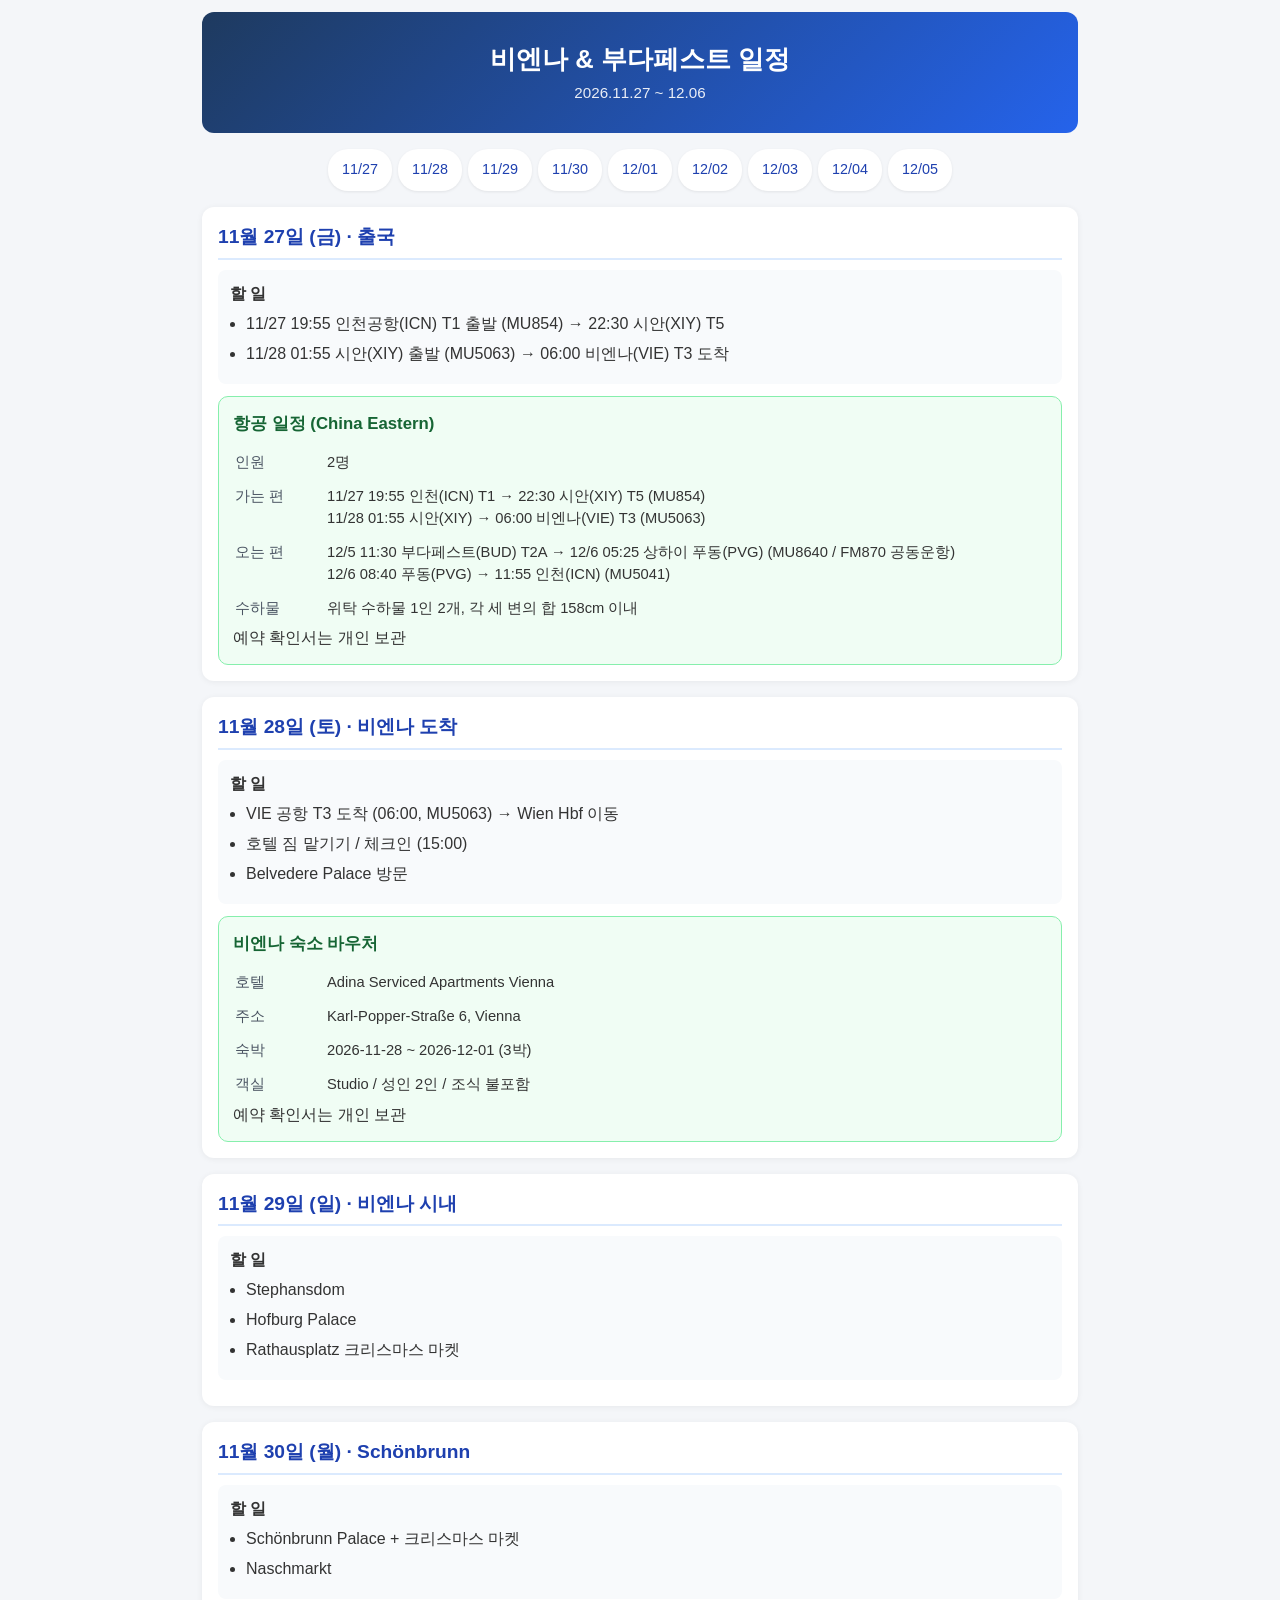
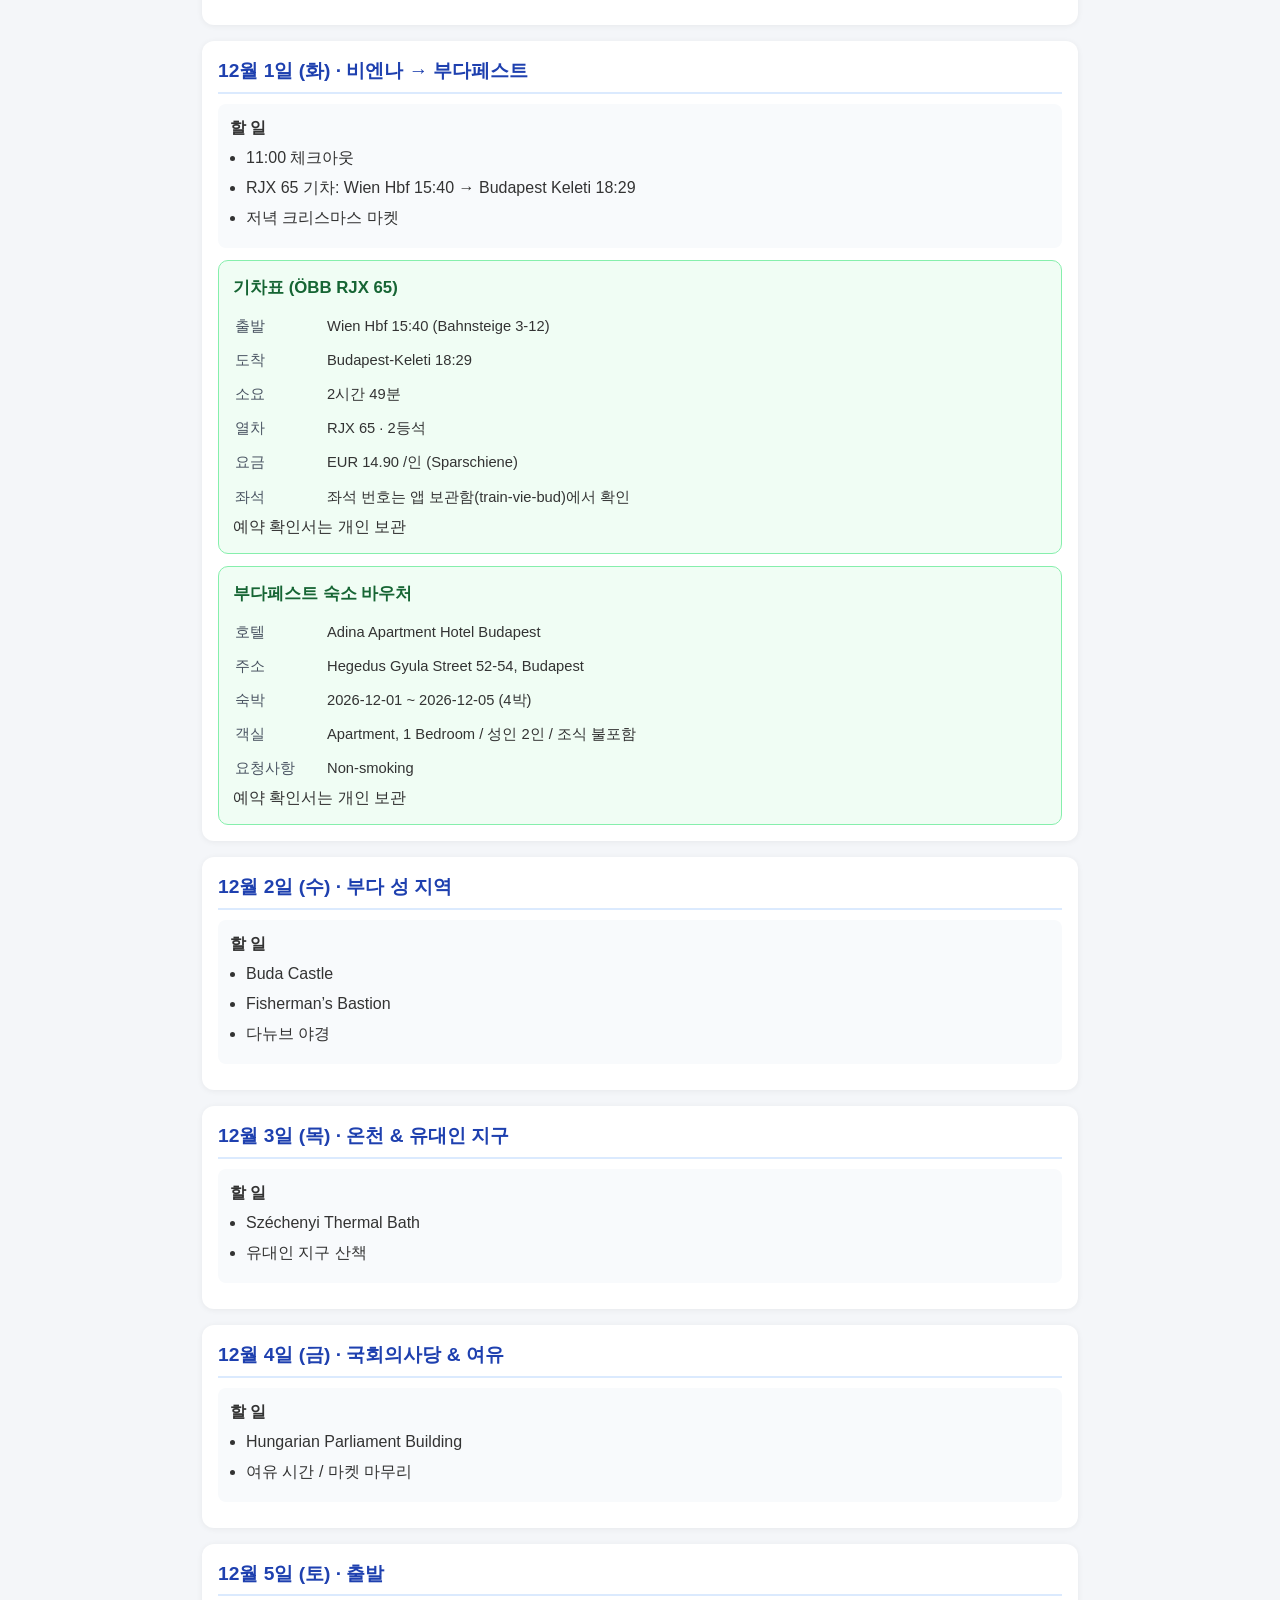
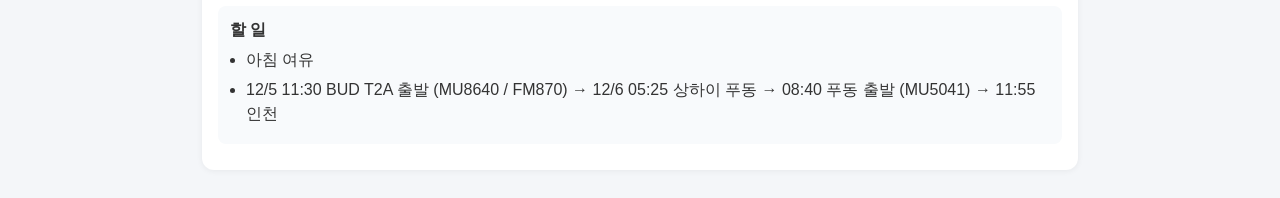
<file: versions/v2.0-20261020/index.html>
<!DOCTYPE html>
<html lang="ko">
<head>
<meta charset="UTF-8">
<meta name="viewport" content="width=device-width, initial-scale=1.0">
<title>비엔나 & 부다페스트 날짜별 일정</title>
<style>
  * { box-sizing: border-box; margin: 0; padding: 0; -webkit-tap-highlight-color: transparent; }
  body { font-family: -apple-system, BlinkMacSystemFont, 'Segoe UI', 'Malgun Gothic', sans-serif; background: #f4f6f9; color: #333; line-height: 1.5; }
  .container { max-width: 900px; margin: 0 auto; padding: 12px; }
  header { background: linear-gradient(135deg, #1e3a5f, #2563eb); color: white; padding: 28px 16px; text-align: center; border-radius: 12px; margin-bottom: 16px; }
  header h1 { font-size: 1.6em; margin-bottom: 4px; }
  header p { font-size: 0.95em; opacity: 0.9; }
  nav { display: flex; flex-wrap: wrap; gap: 6px; margin-bottom: 16px; justify-content: center; }
  nav a { padding: 10px 14px; background: white; border-radius: 20px; text-decoration: none; color: #1e40af; font-weight: 500; font-size: 0.9em; box-shadow: 0 1px 3px rgba(0,0,0,0.08); min-width: 60px; text-align: center; }
  nav a:hover, nav a:active { background: #1e40af; color: white; }
  .day { background: white; border-radius: 12px; padding: 16px; margin-bottom: 16px; box-shadow: 0 1px 6px rgba(0,0,0,0.06); }
  .day h2 { color: #1e40af; margin-bottom: 10px; border-bottom: 2px solid #dbeafe; padding-bottom: 6px; font-size: 1.2em; }
  .todo { background: #f8fafc; padding: 12px; border-radius: 8px; margin: 10px 0; }
  .todo li { margin: 6px 0 6px 16px; }
  .voucher { background: #f0fdf4; border: 1px solid #86efac; border-radius: 10px; padding: 14px; margin-top: 12px; }
  .voucher h3 { color: #166534; margin-bottom: 8px; font-size: 1.05em; }
  .voucher table { width: 100%; font-size: 0.92em; }
  .voucher td { padding: 5px 0; vertical-align: top; }
  .voucher .label { color: #4b5563; width: 90px; font-weight: 500; }
  @media (max-width: 600px) {
    .container { padding: 10px; }
    header { padding: 24px 12px; }
    header h1 { font-size: 1.45em; }
    nav a { padding: 8px 10px; font-size: 0.85em; }
    .day { padding: 14px; }
    .voucher .label { width: 80px; display: block; }
    .voucher td { display: block; }
  }
</style>
</head>
<body>
<div class="container">
  <header>
    <h1>비엔나 & 부다페스트 일정</h1>
    <p>2026.11.27 ~ 12.06</p>
  </header>

  <nav>
    <a href="#d1127">11/27</a>
    <a href="#d1128">11/28</a>
    <a href="#d1129">11/29</a>
    <a href="#d1130">11/30</a>
    <a href="#d1201">12/01</a>
    <a href="#d1202">12/02</a>
    <a href="#d1203">12/03</a>
    <a href="#d1204">12/04</a>
    <a href="#d1205">12/05</a>
  </nav>

  <div class="day" id="d1127">
    <h2>11월 27일 (금) · 출국</h2>
    <div class="todo">
      <strong>할 일</strong>
      <ul>
        <li>11/27 19:55 인천공항(ICN) T1 출발 (MU854) → 22:30 시안(XIY) T5</li>
        <li>11/28 01:55 시안(XIY) 출발 (MU5063) → 06:00 비엔나(VIE) T3 도착</li>
      </ul>
    </div>
    <div class="voucher">
      <h3>항공 일정 (China Eastern)</h3>
      <table>
        <tr><td class="label">인원</td><td>2명</td></tr>
        <tr><td class="label">가는 편</td><td>11/27 19:55 인천(ICN) T1 → 22:30 시안(XIY) T5 (MU854)<br>11/28 01:55 시안(XIY) → 06:00 비엔나(VIE) T3 (MU5063)</td></tr>
        <tr><td class="label">오는 편</td><td>12/5 11:30 부다페스트(BUD) T2A → 12/6 05:25 상하이 푸동(PVG) (MU8640 / FM870 공동운항)<br>12/6 08:40 푸동(PVG) → 11:55 인천(ICN) (MU5041)</td></tr>
        <tr><td class="label">수하물</td><td>위탁 수하물 1인 2개, 각 세 변의 합 158cm 이내</td></tr>
      </table>
      <p>예약 확인서는 개인 보관</p>
    </div>
  </div>

  <div class="day" id="d1128">
    <h2>11월 28일 (토) · 비엔나 도착</h2>
    <div class="todo">
      <strong>할 일</strong>
      <ul>
        <li>VIE 공항 T3 도착 (06:00, MU5063) → Wien Hbf 이동</li>
        <li>호텔 짐 맡기기 / 체크인 (15:00)</li>
        <li>Belvedere Palace 방문</li>
      </ul>
    </div>
    <div class="voucher">
      <h3>비엔나 숙소 바우처</h3>
      <table>
        <tr><td class="label">호텔</td><td>Adina Serviced Apartments Vienna</td></tr>
        <tr><td class="label">주소</td><td>Karl-Popper-Straße 6, Vienna</td></tr>
        <tr><td class="label">숙박</td><td>2026-11-28 ~ 2026-12-01 (3박)</td></tr>
        <tr><td class="label">객실</td><td>Studio / 성인 2인 / 조식 불포함</td></tr>
      </table>
      <p>예약 확인서는 개인 보관</p>
    </div>
  </div>

  <div class="day" id="d1129">
    <h2>11월 29일 (일) · 비엔나 시내</h2>
    <div class="todo">
      <strong>할 일</strong>
      <ul>
        <li>Stephansdom</li>
        <li>Hofburg Palace</li>
        <li>Rathausplatz 크리스마스 마켓</li>
      </ul>
    </div>
  </div>

  <div class="day" id="d1130">
    <h2>11월 30일 (월) · Schönbrunn</h2>
    <div class="todo">
      <strong>할 일</strong>
      <ul>
        <li>Schönbrunn Palace + 크리스마스 마켓</li>
        <li>Naschmarkt</li>
      </ul>
    </div>
  </div>

  <div class="day" id="d1201">
    <h2>12월 1일 (화) · 비엔나 → 부다페스트</h2>
    <div class="todo">
      <strong>할 일</strong>
      <ul>
        <li>11:00 체크아웃</li>
        <li>RJX 65 기차: Wien Hbf 15:40 → Budapest Keleti 18:29</li>
        <li>저녁 크리스마스 마켓</li>
      </ul>
    </div>
    <div class="voucher">
      <h3>기차표 (ÖBB RJX 65)</h3>
      <table>
        <tr><td class="label">출발</td><td>Wien Hbf 15:40 (Bahnsteige 3-12)</td></tr>
        <tr><td class="label">도착</td><td>Budapest-Keleti 18:29</td></tr>
        <tr><td class="label">소요</td><td>2시간 49분</td></tr>
        <tr><td class="label">열차</td><td>RJX 65 · 2등석</td></tr>
        <tr><td class="label">요금</td><td>EUR 14.90 /인 (Sparschiene)</td></tr>
        <tr><td class="label">좌석</td><td>좌석 번호는 앱 보관함(train-vie-bud)에서 확인</td></tr>
      </table>
      <p>예약 확인서는 개인 보관</p>
    </div>
    <div class="voucher">
      <h3>부다페스트 숙소 바우처</h3>
      <table>
        <tr><td class="label">호텔</td><td>Adina Apartment Hotel Budapest</td></tr>
        <tr><td class="label">주소</td><td>Hegedus Gyula Street 52-54, Budapest</td></tr>
        <tr><td class="label">숙박</td><td>2026-12-01 ~ 2026-12-05 (4박)</td></tr>
        <tr><td class="label">객실</td><td>Apartment, 1 Bedroom / 성인 2인 / 조식 불포함</td></tr>
        <tr><td class="label">요청사항</td><td>Non-smoking</td></tr>
      </table>
      <p>예약 확인서는 개인 보관</p>
    </div>
  </div>

  <div class="day" id="d1202">
    <h2>12월 2일 (수) · 부다 성 지역</h2>
    <div class="todo">
      <strong>할 일</strong>
      <ul>
        <li>Buda Castle</li>
        <li>Fisherman’s Bastion</li>
        <li>다뉴브 야경</li>
      </ul>
    </div>
  </div>

  <div class="day" id="d1203">
    <h2>12월 3일 (목) · 온천 & 유대인 지구</h2>
    <div class="todo">
      <strong>할 일</strong>
      <ul>
        <li>Széchenyi Thermal Bath</li>
        <li>유대인 지구 산책</li>
      </ul>
    </div>
  </div>

  <div class="day" id="d1204">
    <h2>12월 4일 (금) · 국회의사당 & 여유</h2>
    <div class="todo">
      <strong>할 일</strong>
      <ul>
        <li>Hungarian Parliament Building</li>
        <li>여유 시간 / 마켓 마무리</li>
      </ul>
    </div>
  </div>

  <div class="day" id="d1205">
    <h2>12월 5일 (토) · 출발</h2>
    <div class="todo">
      <strong>할 일</strong>
      <ul>
        <li>아침 여유</li>
        <li>12/5 11:30 BUD T2A 출발 (MU8640 / FM870) → 12/6 05:25 상하이 푸동 → 08:40 푸동 출발 (MU5041) → 11:55 인천</li>
      </ul>
    </div>
  </div>
</div>
</body>
</html>
</file>
